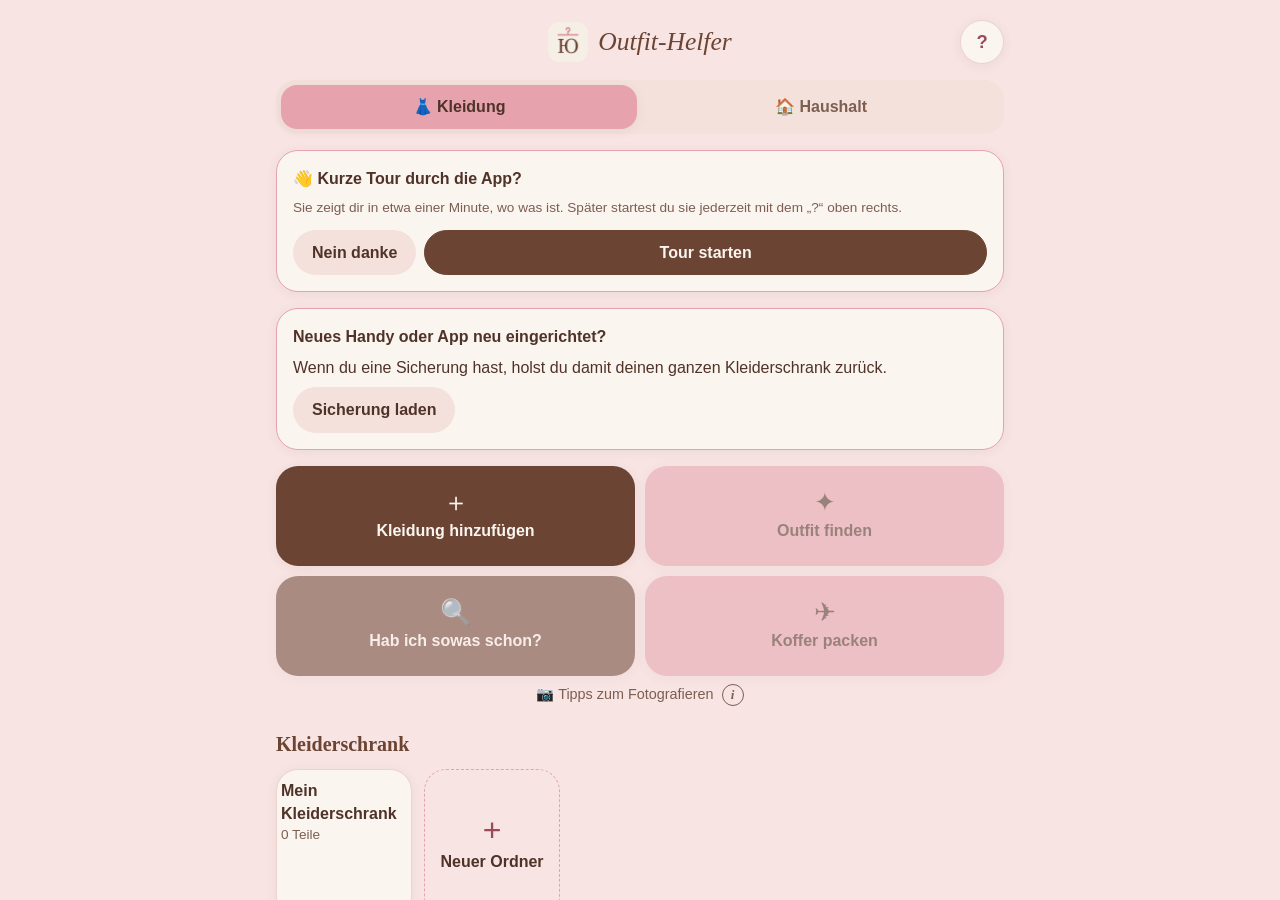
<file: index.html>
<!doctype html>
<html lang="de">
<head>
<meta charset="utf-8">
<meta name="viewport" content="width=device-width,initial-scale=1,viewport-fit=cover">
<!-- Hausregel für den Browser: Code, Modelle und Daten nur von dieser Seite selbst laden, nichts an andere Server
     schicken (connect-src 'self'), kein Code direkt in der Seite. 'wasm-unsafe-eval' braucht der KI-Rechenkern. -->
<meta http-equiv="Content-Security-Policy" content="default-src 'self'; script-src 'self' 'wasm-unsafe-eval'; style-src 'self' 'unsafe-inline'; img-src 'self' blob: data:; connect-src 'self'; worker-src 'self' blob:; object-src 'none'; base-uri 'none'; form-action 'none'">
<title>Outfit-Helfer</title>
<!-- Als App auf dem Home-Bildschirm: eigenes Fenster, eigener Speicher ohne 7-Tage-Regel. -->
<link rel="manifest" href="manifest.webmanifest">
<!-- Symbol: volles Quadrat ohne Durchsichtiges, das iPhone rundet die Ecken selbst ab -->
<link rel="apple-touch-icon" href="symbol-180.png">
<link rel="icon" type="image/png" href="symbol-192.png">
<meta name="apple-mobile-web-app-capable" content="yes">
<meta name="mobile-web-app-capable" content="yes">
<meta name="apple-mobile-web-app-title" content="Outfit-Helfer">
<meta name="theme-color" content="#f7e4e3" media="(prefers-color-scheme: light)">
<meta name="theme-color" content="#1c1514" media="(prefers-color-scheme: dark)">
<!-- ?v= bei jeder neuen Version mit hochzählen, sonst nimmt der Browser alte Dateien aus seinem Zwischenspeicher -->
<link rel="stylesheet" href="app.css?v=43">
</head>
<body>
<!-- Eigener Scroll-Bereich: Inhalt läuft auf dem iPhone sonst beim Scrollen unter Uhrzeit und Akku (siehe app.css) -->
<div id="rahmen">
<!-- Zurück-Leiste (seit 0.26): gleitet beim Hochwischen von oben herein, sobald der Kopf mit „‹ Zurück“ nicht mehr zu sehen ist (schrank.js) -->
<div class="schwebe" id="schwebe"><div class="schwebe-leiste">
  <button type="button" class="zurueck" id="schwebeZurueck">‹ Zurück</button>
  <button type="button" class="kopf-knopf" id="schwebeHoch">↑ Nach oben</button>
</div></div>
<main>
  <!-- Startseite. Ordner, Teil und Papierkorb zeichnet schrank.js in #ansicht.
       Reihenfolge (04.11.2026): Kopf, Hinweise nur bei Bedarf, zwei Hauptknöpfe, beim Hinzufügen die Karten, Kleiderschrank,
       Mein Stil · Sicherung · Papierkorb klein darunter, Version ganz unten. -->
  <div id="ansichtStart">
  <header class="kopfbereich"><img class="logo" src="symbol-180.png" alt=""><h1>Outfit-Helfer</h1>
    <!-- Seit 0.36: Rundtour über die Startseite (tour.js) -->
    <button type="button" class="tour-knopf" id="tourKnopf" aria-label="Kurze Tour durch die App">?</button></header>
  <div class="warnzeile" id="warnzeile" hidden>
    ⚠️ Du nutzt die App im Browser. Hier kann dein Kleiderschrank nach 7 Tagen ohne Nutzung verschwinden.
    <button type="button" class="link" id="warnMehr">Wie geht es sicherer?</button>
  </div>

  <div class="panel hinweis" id="homeHinweis" hidden>
    <strong>Bitte zuerst auf den Home-Bildschirm legen</strong>
    <p>Im Browser darf das Handy deine gespeicherten Teile löschen, wenn du die Seite 7 Tage lang nicht öffnest. Als App auf dem Home-Bildschirm passiert das nicht.</p>
    <ol id="schritteIos" hidden>
      <li>Tippe auf das Teilen-Symbol (Quadrat mit Pfeil nach oben). Je nach Ansicht ist es oben neben der Adresse oder unten hinter „…“.</li>
      <li>Wähle „Zum Home-Bildschirm“. Falls „Als Web-App öffnen“ erscheint: eingeschaltet lassen.</li>
      <li>Tippe auf „Hinzufügen“ und öffne die App ab jetzt nur noch über das neue Symbol.</li>
    </ol>
    <ol id="schritteAndere" hidden>
      <li>Öffne das Menü des Browsers (meist ⋮ oben rechts).</li>
      <li>Wähle „Zum Startbildschirm hinzufügen“ oder „App installieren“.</li>
      <li>Öffne die App ab jetzt nur noch über das neue Symbol.</li>
    </ol>
    <p><strong>Wichtig:</strong> Die App auf dem Home-Bildschirm hat ihren eigenen Speicher. Was du hier im Browser speicherst, siehst du dort nicht. Wenn du dort zum ersten Mal Kleidung hinzufügst, lädt die KI einmal (ca. 100 MB, am besten im WLAN).</p>
    <button type="button" class="btn" id="imBrowser">Trotzdem hier im Browser benutzen</button>
  </div>

  <!-- Seit 0.35 (Wunsch 23.11.2026): oben umschalten zwischen Kleidung und Haushalt (die App merkt sich den letzten Bereich).
       Darunter der gewählte Bereich, ganz unten die Kacheln für beides (Sicherung, Verkäufe, Verliehen). schrank.js -->
  <div class="bereich-wahl" role="group" aria-label="Bereich">
    <button type="button" id="bereichKleidung">👗 Kleidung</button>
    <button type="button" id="bereichHaushalt">🏠 Haushalt</button>
  </div>
  <!-- Beim allerersten Öffnen einmal: „Kurze Tour durch die App?“ (tour.js) -->
  <div class="panel hinweis" id="tourAngebot" hidden></div>

  <!-- Sicherung fällig oder leerer Kleiderschrank („Sicherung laden?“), sonst leer (schrank.js) -->
  <div id="startHinweis"></div>

  <div id="startKleidung">
  <!-- Erscheint seit 0.27 erst, wenn die KI gebraucht wird (Fotos ausgewählt oder Entwürfe vom letzten Mal, app.js) -->
  <div class="panel" id="kiPanel" hidden>
    <div class="status" id="status">KI wird geladen (beim ersten Mal ca. 100 MB) …</div>
    <div class="bar"><div id="barfill"></div></div>
    <div class="hint" id="kiLaden">Bitte die App geöffnet lassen und den Bildschirm nicht sperren, bis die KI fertig ist. Beim ersten Mal lädt sie ca. 100 MB, am besten im WLAN.</div>
    <div class="hint" id="kiHilfe" hidden>Meist wurde der Download unterbrochen (App kurz verlassen, Bildschirm gesperrt oder WLAN weg). Schon Geladenes bleibt gespeichert. Tippe auf „Nochmal versuchen“ und lass die App offen, bis die KI fertig ist.</div>
    <div class="actions"><button type="button" class="btn" id="kiRetry" hidden>Nochmal versuchen</button></div>
  </div>

  <div class="haupt-knoepfe">
    <label class="haupt upload" id="uploadLabel"><span class="sym" aria-hidden="true">＋</span>Kleidung hinzufügen
      <input type="file" id="files" accept="image/*" multiple>
    </label>
    <button type="button" class="haupt outfit" id="outfitKnopf"><span class="sym" aria-hidden="true">✦</span>Outfit finden</button>
    <!-- Zweite Reihe: „Hab ich sowas schon?“ (seit 0.33, schonda.js; seit 0.35 hier statt als breiter Knopf darunter) und „Koffer packen“ (seit 0.28) -->
    <button type="button" class="haupt upload" id="schonKnopf"><span class="sym" aria-hidden="true">🔍</span>Hab ich sowas schon?</button>
    <button type="button" class="haupt outfit" id="kofferKnopf"><span class="sym" aria-hidden="true">✈&#xFE0E;</span>Koffer packen</button>
  </div>
  <div class="mit-info foto-tipp">
    <div class="info-zeile"><p>📷 Tipps zum Fotografieren</p><button type="button" class="info-knopf" data-info="fotoTipp" aria-label="Tipps zum Fotografieren">i</button></div>
    <div class="info-box" id="fotoTipp" hidden>
      <p>Ein Teil pro Foto, glatt hingelegt oder auf dem Bügel.</p>
      <p>Am besten auf einem Untergrund, der sich vom Teil abhebt (weiße Teile nicht auf hellem Boden).</p>
      <p>Liegt ein Teil auf dem Foto verkehrt herum oder quer, dreh das Foto vorher in der Fotos-App (Bearbeiten → Zuschneiden → Drehen). Die App dreht nicht von selbst.</p>
      <p>Die Fotos bleiben auf diesem Gerät.</p>
    </div>
  </div>

  <!-- Bleibt beim Scrollen durch die Karten oben stehen (app.css), darum nur Text und Balken -->
  <div class="panel" id="fortschritt" hidden>
    <div class="status" id="fortschrittText"></div>
    <div class="bar"><div id="fortschrittBar"></div></div>
  </div>
  <div class="hint" id="fortschrittHinweis" hidden>Bitte jede Karte kurz prüfen: Stimmen Art, Farbe und Material? Unter der letzten Karte kannst du alle zusammen speichern. Nicht Gespeichertes bleibt erhalten, auch wenn die App zwischendurch zugeht.</div>

  <section id="pruefen"></section>
  <!-- Wartende Fotos in EINEM Kästchen statt einer Karte pro Foto (bei 50 Fotos war das eine endlose Liste, iPhone-Test 0.15).
       Eine Karte erscheint erst, wenn das Foto erkannt ist und geprüft werden kann. -->
  <div class="warte-box" id="warteBox" hidden>
    <div class="warte-kopf"><span id="warteText">⏳ Wartet auf Erkennung</span><span class="warte-zahl" id="warteZahl"></span></div>
    <div class="bar"><div id="warteBar"></div></div>
  </div>

  <!-- Bewusst unter den Karten und nicht hervorgehoben: Man soll erst an allen Karten vorbei, bevor man alle auf einmal speichert -->
  <div class="panel" id="alleBox" hidden>
    <div class="hint">Alles durchgesehen? Speichert jede Karte so, wie sie gerade angetippt ist. Ändern geht auch später noch.</div>
    <div class="hint" id="alleDoppelt" hidden></div>
    <div class="actions"><button type="button" class="btn" id="alleSpeichern">Alle speichern</button></div>
  </div>

  <h2>Kleiderschrank</h2>
  <div class="kacheln" id="kacheln"></div>
  <div id="ordnerEditor" hidden></div>
  <!-- Mein Stil · Papierkorb als kleine Kacheln mit ihrem Stand (schrank.js) -->
  <div class="neben" id="nebenKacheln"></div>
  <div id="nummernKarte"></div>
  </div>

  <!-- Sachen im Haushalt (seit 0.35 direkt auf der Startseite, haushalt.js) -->
  <div id="startHaushalt" hidden></div>

  <!-- Für Kleidung und Haushalt: Sicherung, Verkäufe, Verliehen (die letzten zwei nur, wenn es etwas gibt) -->
  <p class="gemeinsam-titel">Für Kleidung und Haushalt</p>
  <div class="neben gemeinsam" id="gemeinsamKacheln"></div>
  <div class="version" id="version">Version 0.38 (kein Sprung beim Verkaufen und Verleihen) · 23.11.2026</div>
  </div>

  <section id="ansicht" hidden></section>
</main>
</div>
<div class="toast" id="toast" hidden></div>
<script type="module" src="app.js?v=59"></script>
</body>
</html>
</file>
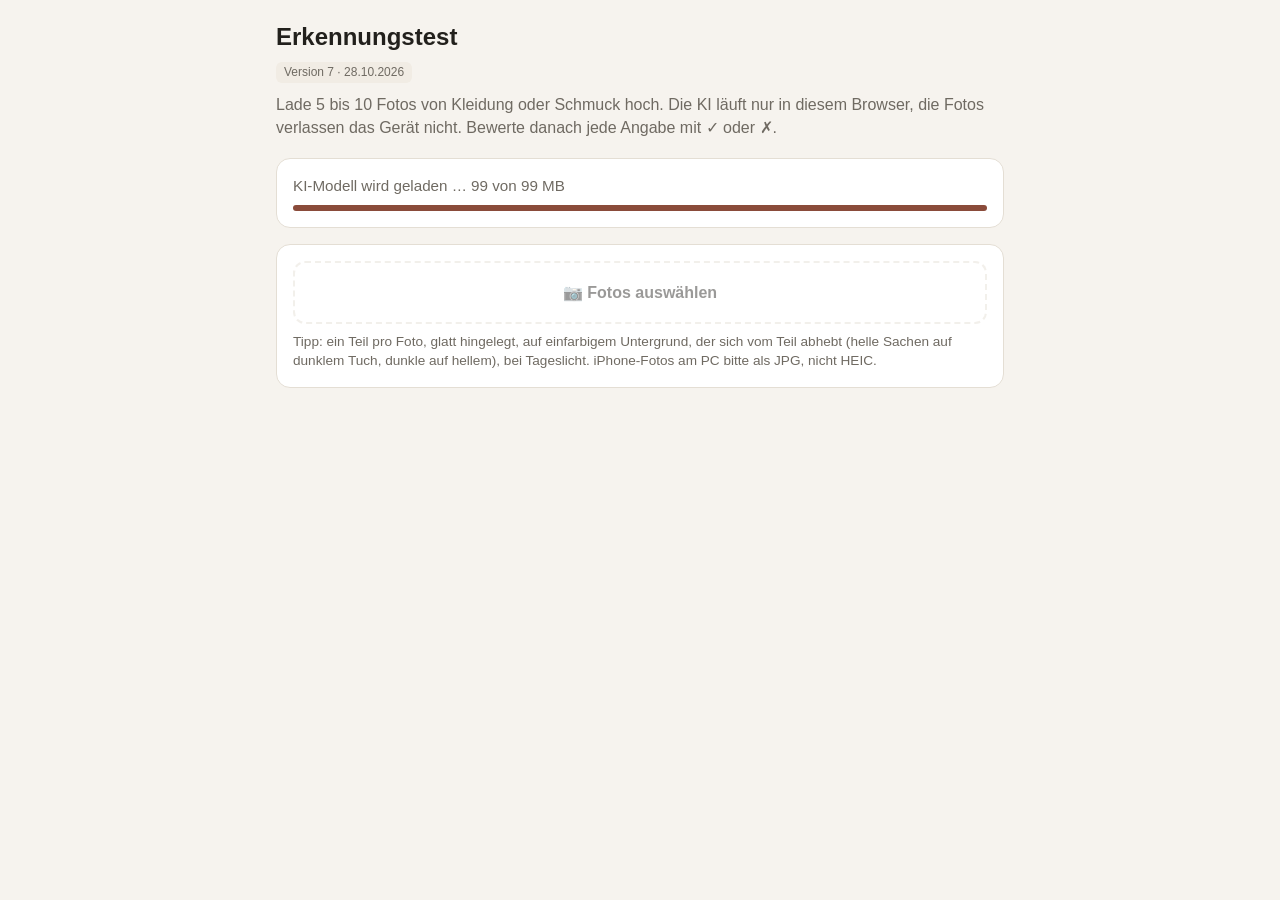
<file: erkennungstest.html>
<!doctype html>
<html lang="de">
<head>
<meta charset="utf-8">
<meta name="viewport" content="width=device-width,initial-scale=1,viewport-fit=cover">
<!-- Hausregel für den Browser: Code, Modelle und Daten nur von dieser Seite selbst laden, nichts an andere Server
     schicken (connect-src 'self'), kein Code direkt in der Seite. 'wasm-unsafe-eval' braucht der KI-Rechenkern. -->
<meta http-equiv="Content-Security-Policy" content="default-src 'self'; script-src 'self' 'wasm-unsafe-eval'; style-src 'self' 'unsafe-inline'; img-src 'self' blob: data:; connect-src 'self'; worker-src 'self' blob:; object-src 'none'; base-uri 'none'; form-action 'none'">
<title>Erkennungstest Kleiderschrank</title>
<style>
:root{
  --bg:#f6f3ee; --card:#ffffff; --ink:#22201c; --muted:#6f6a62; --line:#e4ded4;
  --accent:#8a4b3a; --ok:#2f7d4f; --bad:#b23a3a; --chip:#f1ece4;
}
@media (prefers-color-scheme: dark){
  :root:not([data-theme="light"]){
    --bg:#1a1917; --card:#24221f; --ink:#f0ece6; --muted:#a59f95; --line:#38352f;
    --accent:#d99a84; --ok:#6cc08f; --bad:#e07a7a; --chip:#2f2c28;
  }
}
*{box-sizing:border-box}
body{margin:0;background:var(--bg);color:var(--ink);font:16px/1.45 -apple-system,BlinkMacSystemFont,"Segoe UI",Roboto,sans-serif}
main{max-width:760px;margin:0 auto;padding:20px 16px 60px}
h1{font-size:1.5rem;margin:0 0 4px}
.version{display:inline-block;font-size:.75rem;color:var(--muted);background:var(--chip);border-radius:6px;padding:2px 8px;margin-bottom:10px}
p.lead{color:var(--muted);margin:0 0 18px}
.panel{background:var(--card);border:1px solid var(--line);border-radius:14px;padding:16px;margin-bottom:16px}
.status{font-size:.95rem;color:var(--muted)}
.bar{height:6px;background:var(--chip);border-radius:3px;overflow:hidden;margin-top:8px}
.bar>div{height:100%;width:0;background:var(--accent);transition:width .2s}
label.upload{display:block;text-align:center;padding:18px;border:2px dashed var(--line);border-radius:12px;cursor:pointer;font-weight:600}
label.upload.disabled{opacity:.45;pointer-events:none}
label.upload input{display:none}
.hint{font-size:.85rem;color:var(--muted);margin-top:8px}
.item{display:grid;grid-template-columns:110px 1fr;gap:14px;background:var(--card);border:1px solid var(--line);border-radius:14px;padding:12px;margin-bottom:12px}
.item img{width:110px;height:110px;object-fit:cover;border-radius:10px;background:var(--chip)}
.row{display:flex;align-items:flex-start;justify-content:space-between;gap:8px;padding:6px 0;border-top:1px solid var(--line)}
.row:first-child{border-top:0;padding-top:0}
.row .k{font-size:.75rem;text-transform:uppercase;letter-spacing:.04em;color:var(--muted)}
.row .v{font-weight:600}
.row .alt{font-size:.82rem;color:var(--muted)}
.sw{display:inline-block;width:14px;height:14px;border-radius:50%;border:1px solid var(--line);vertical-align:-2px;margin-right:4px}
.judge{display:flex;gap:4px;flex-shrink:0}
.judge button{border:1px solid var(--line);background:var(--chip);color:var(--ink);border-radius:8px;width:34px;height:30px;font-size:15px;cursor:pointer}
.judge button.on-ok{background:var(--ok);border-color:var(--ok);color:#fff}
.judge button.on-bad{background:var(--bad);border-color:var(--bad);color:#fff}
.time{font-size:.78rem;color:var(--muted);margin-top:4px}
table{width:100%;border-collapse:collapse;font-size:.95rem}
td{padding:6px 0;border-top:1px solid var(--line)}
td:last-child{text-align:right;font-weight:600}
@media (max-width:420px){.item{grid-template-columns:80px 1fr}.item img{width:80px;height:80px}}
</style>
</head>
<body>
<main>
  <h1>Erkennungstest</h1>
  <div class="version">Version 7 · 28.10.2026</div>
  <p class="lead">Lade 5 bis 10 Fotos von Kleidung oder Schmuck hoch. Die KI läuft nur in diesem Browser, die Fotos verlassen das Gerät nicht. Bewerte danach jede Angabe mit ✓ oder ✗.</p>

  <div class="panel">
    <div class="status" id="status">KI-Modell wird geladen (einmalig ca. 100 MB) …</div>
    <div class="bar"><div id="barfill"></div></div>
  </div>

  <div class="panel">
    <label class="upload disabled" id="uploadLabel">📷 Fotos auswählen
      <input type="file" id="files" accept="image/*" multiple>
    </label>
    <div class="hint">Tipp: ein Teil pro Foto, glatt hingelegt, auf einfarbigem Untergrund, der sich vom Teil abhebt (helle Sachen auf dunklem Tuch, dunkle auf hellem), bei Tageslicht. iPhone-Fotos am PC bitte als JPG, nicht HEIC.</div>
  </div>

  <div id="results"></div>

  <div class="panel" id="summary" hidden>
    <strong>Auswertung</strong>
    <table id="sumtable"></table>
  </div>
</main>

<!-- ?v= bei jeder neuen Version mit hochzählen, sonst nimmt der Browser die alte Datei aus seinem Zwischenspeicher -->
<script type="module" src="erkennungstest.js?v=7"></script>
</body>
</html>
</file>
<file: app.css>
/* Design „Rosé und verspielt“ (Entwurf C, gewählt am 04.11.2026), passend zum Symbol: zartrosa Grund, Karten in Creme,
   Braun für Schrift und Hauptknopf, Rosé als Akzent, runde Knöpfe, weiche Ecken. Farben nur hier oben als Variablen.
   Lesbarkeit geprüft: Auf Rosé steht braune Schrift (weiße wäre zu blass), Links in Rosé sind dunkler als die Rosé-Flächen. */
:root{
  --bg:#f7e4e3; --card:#fbf5f0; --ink:#4f3328; --muted:#7d5e51; --line:#ecd3cd; --chip:#f4e1dc;
  --accent:#e6a3ad; --accent-ink:#4f3328;   /* Rosé: ausgewählte Knöpfe, Plaketten, Balken, „Outfit finden“ */
  --link:#9e4957;                           /* Rosé als Schrift (Zurück, Links); seit 0.21 etwas dunkler, auch auf Chip-Grund gut lesbar */
  --haupt:#6b4433; --haupt-ink:#fbf5f0;     /* Braun: Hauptknöpfe wie „Kleidung hinzufügen“ und „Speichern“ */
  --schatten:0 2px 12px rgba(107,68,51,.07);
  --radius:22px; --gap:12px;
  --titel:Georgia,"Times New Roman",serif;
  --font:16px/1.45 -apple-system,BlinkMacSystemFont,"Segoe UI",Roboto,sans-serif;
}
@media (prefers-color-scheme: dark){
  :root:not([data-theme="light"]){
    --bg:#1c1514; --card:#281f1d; --ink:#f4e7e2; --muted:#c0a89f; --line:#3e302c; --chip:#382b28;
    --accent:#e6a3ad; --accent-ink:#2a1717; --link:#eeb0b9;
    --haupt:#e0c2b0; --haupt-ink:#2a1a15;
    --schatten:none;
  }
}
*{box-sizing:border-box}
/* „hidden“ muss immer gewinnen, auch gegen display:flex/block weiter unten (sonst bleiben z. B. Knopf-Reihen sichtbar) */
[hidden]{display:none !important}
/* Schnelles Antippen zweier Knöpfe soll nicht zoomen (Doppeltipp-Zoom aus); Zoomen mit zwei Fingern bleibt erlaubt */
html,button,select,summary,label,input,textarea,a{touch-action:manipulation}
body{margin:0;background:var(--bg);color:var(--ink);font:var(--font)}
/* Uhrzeit und Akku: Die Seite selbst scrollt nicht, nur #rahmen darin. In der Home-Bildschirm-App (iPhone, 03.11.2026) beginnt
   die Seite unter der Uhrzeit, lief beim Scrollen aber darunter durch, und dort zeichnet das iPhone nichts darüber (ein fester
   Streifen blieb unsichtbar). Ein eigener Scroll-Bereich schneidet den Inhalt an seinem oberen Rand ab, also unter der Uhrzeit.
   Meldet ein Gerät die Höhe der Statusleiste (env), beginnt der Inhalt darunter und ein Streifen deckt sie ab. */
html,body{height:100%;overflow:hidden}
/* overflow-x: hidden seit 0.30 (iPhone-Test 18.11.2026): Ein zu langer Text, der nicht umbricht, machte die Seite breiter, und sie
   ließ sich zur Seite wischen. Die Ursache ist behoben (Koffer: „Deine Reise“), das hier fängt künftige Fälle ab. */
#rahmen{height:100%;overflow-y:auto;overflow-x:hidden;overscroll-behavior-y:contain;-webkit-overflow-scrolling:touch}
body.ohne-scroll #rahmen{overflow:hidden}
main{max-width:760px;margin:0 auto;padding:max(20px,calc(env(safe-area-inset-top) + 12px)) 16px 80px}
body::before{content:"";position:fixed;left:0;right:0;top:0;height:env(safe-area-inset-top);background:var(--bg);z-index:45;pointer-events:none}
h1{font:italic 400 1.6rem/1.2 var(--titel);color:var(--haupt);margin:0}
h2{font-family:var(--titel);font-size:1.25rem;color:var(--haupt);margin:24px 0 10px}
.panel{background:var(--card);border:1px solid var(--line);border-radius:var(--radius);padding:16px;margin-bottom:16px;box-shadow:var(--schatten)}
/* Abstand zwischen einer Knopf-Reihe und der Karte darunter (z. B. „Was passt dazu?“ über den Angaben, seit 0.21) */
.actions + .panel{margin-top:16px}
.status{font-size:.95rem;color:var(--muted)}
.bar{height:8px;background:var(--chip);border-radius:4px;overflow:hidden;margin-top:8px}
.bar>div{height:100%;width:0;background:var(--accent);border-radius:4px;transition:width .2s}

/* Startseite: Kopf mit Symbol, zwei gleich große Hauptknöpfe, darunter der Kleiderschrank, ganz unten Mein Stil · Sicherung · Papierkorb */
.kopfbereich{display:flex;align-items:center;justify-content:center;gap:10px;margin:2px 0 18px}
.kopfbereich .logo{width:40px;height:40px;border-radius:11px;display:block}
/* Seit 0.35: Umschalter „Kleidung · Haushalt“ unter dem Kopf (wie ein iOS-Umschalter), gewählter Bereich in Rosé */
.bereich-wahl{position:relative;display:grid;grid-template-columns:1fr 1fr;gap:6px;background:var(--chip);border-radius:20px;padding:5px;margin:0 0 16px}
.bereich-wahl button{position:relative;z-index:1;min-height:44px;padding:8px 6px;border:0;border-radius:16px;background:none;color:var(--muted);font:inherit;font-weight:600;cursor:pointer;transition:color .3s}
.bereich-wahl button[aria-pressed="true"]{color:var(--accent-ink)}
/* Seit 0.36.1 (Wunsch 23.11.2026: „springt einfach“): Der rosa Hintergrund gleitet zur gewählten Seite (Breite = eine Spalte, Weg = Spalte + Abstand) */
.bereich-wahl::before{content:"";position:absolute;top:5px;bottom:5px;left:5px;width:calc(50% - 8px);border-radius:16px;background:var(--accent);box-shadow:var(--schatten);
  transition:transform .38s cubic-bezier(.3,.75,.25,1)}
.bereich-wahl[data-bereich="haushalt"]::before{transform:translateX(calc(100% + 6px))}
.bereich-wahl.still::before{transition:none}
/* Der neue Bereich blendet kurz sanft ein */
@keyframes bereich-ein{from{opacity:0;transform:translateY(8px)}to{opacity:1;transform:none}}
.bereich-ein{animation:bereich-ein .32s ease-out}
/* Seit 0.37 (Wunsch 23.11.2026 „Haptik schöner“, bewegung.js):
   1. Drück-Effekt: beim Antippen kurz etwas kleiner */
.btn,.chip,.haupt,.kachel,.teil,.neben button,.verkauf-zeile,.tour-knopf{transition:transform .12s ease}
.btn:active:not(:disabled),.chip:active,.haupt:active,.kachel:active,.teil:active,.neben button:active,.verkauf-zeile:active,.bereich-wahl button:active{transform:scale(.96)}
.bereich-wahl button{transition:color .3s,transform .12s ease}
.tour-knopf:active{transform:translateY(-50%) scale(.92)}
/* 2. Andere Umschalter („♻️ Aussortiert“, Haushalt): eine Spur mit rosa Hintergrund, der zur gewählten Seite gleitet (--n Knöpfe, --i gewählt) */
.chips.umschalter.gleitend{position:relative;gap:4px;background:var(--chip);border-radius:22px;padding:4px}
.umschalter.gleitend .chip{position:relative;z-index:1;background:transparent;border-color:transparent;transition:color .3s,transform .12s ease}
.umschalter.gleitend .chip[aria-pressed="true"]{background:transparent;border-color:transparent;color:var(--accent-ink)}
.umschalter .gleiter{position:absolute;top:4px;bottom:4px;left:4px;width:calc((100% - 8px - (var(--n) - 1) * 4px) / var(--n));border-radius:18px;
  background:var(--accent);box-shadow:var(--schatten);transform:translateX(calc(var(--i) * (100% + 4px)));transition:transform .38s cubic-bezier(.3,.75,.25,1)}
/* 3. Meldungen unten gleiten herein */
@keyframes toast-ein{from{opacity:0;transform:translate(-50%,16px)}to{opacity:1;transform:translate(-50%,0)}}
.toast:not([hidden]){animation:toast-ein .26s ease-out}
/* 4. Klappen: der Inhalt blendet beim Aufklappen weich ein */
@keyframes klappe-auf{from{opacity:0;transform:translateY(-6px)}to{opacity:1;transform:none}}
details.klappt-auf > :not(summary){animation:klappe-auf .28s ease-out}
/* 5. Pop: angetippter Auswahl-Knopf und abgehaktes Teil im Koffer ploppen kurz auf */
@keyframes pop{0%{transform:scale(1)}40%{transform:scale(1.07)}100%{transform:scale(1)}}
.pop{animation:pop .26s ease-out}
/* 6. Ruhig neu zeichnen (seit 0.38): der angetippte Bereich (Verkaufen, Verleihen) leuchtet danach kurz rosé auf (bewegung.js) */
.verkauf-box{border-radius:12px}
.leuchtet{position:relative}
.leuchtet::after{content:"";position:absolute;inset:0;border-radius:inherit;background:var(--accent);box-shadow:0 0 0 2px var(--accent);
  pointer-events:none;opacity:0;animation:leuchten 1.2s ease-out}
.verkauf-box.leuchtet::after{inset:0 -8px}
@keyframes leuchten{0%{opacity:.3}35%{opacity:.22}100%{opacity:0}}
@media (prefers-reduced-motion:reduce){.bereich-wahl::before{transition:none}.bereich-ein{animation:none}
  .umschalter .gleiter{transition:none}.toast:not([hidden]),details.klappt-auf > :not(summary),.pop,.leuchtet::after{animation:none}
  .btn:active,.chip:active,.haupt:active,.kachel:active,.teil:active,.neben button:active,.verkauf-zeile:active,.bereich-wahl button:active{transform:none}}
/* Rundtour (seit 0.36): „?“ oben rechts im Kopf, abgedunkelte Seite mit hellem Ausschnitt um den erklärten Knopf, Sprechblase */
.kopfbereich{position:relative}
.tour-knopf{position:absolute;right:0;top:50%;transform:translateY(-50%);width:44px;height:44px;border-radius:50%;border:1.5px solid var(--line);
  background:var(--card);color:var(--link);font:inherit;font-weight:700;font-size:1.15rem;cursor:pointer;box-shadow:var(--schatten)}
.tour{position:fixed;inset:0;z-index:65}
.tour.ohne-ziel{background:rgba(0,0,0,.62)}
.tour-loch{position:fixed;border-radius:22px;box-shadow:0 0 0 200vmax rgba(0,0,0,.62);outline:2px solid var(--accent);pointer-events:none;transition:top .25s,left .25s,width .25s,height .25s}
.tour-blase{position:fixed;left:12px;right:12px;max-width:440px;margin:0 auto;background:var(--card);color:var(--ink);border:1px solid var(--line);border-radius:20px;
  padding:14px 16px 12px;box-shadow:0 8px 28px rgba(0,0,0,.3)}
.tour-kopf{display:flex;align-items:flex-start;gap:8px}
.tour-blase h3{margin:0 0 6px;font-size:1.05rem;flex:1}
.tour-blase p{margin:0;font-size:.95rem;line-height:1.45}
.tour-beenden{background:none;border:0;color:var(--muted);font:inherit;font-size:.85rem;padding:2px 0 8px 8px;min-height:32px;cursor:pointer}
.tour-fuss{display:flex;align-items:center;gap:8px;margin-top:12px}
.tour-fuss .btn{width:auto;flex:0 0 auto;padding-left:18px;padding-right:18px}
.tour-zahl{font-size:.8rem;color:var(--muted);margin-right:auto}
.gemeinsam-titel{margin:26px 0 0;font-size:.82rem;color:var(--muted);text-align:center}
.neben.gemeinsam{margin-top:8px}
/* Seit 0.28 zwei Reihen, alle vier Knöpfe gleich hoch (der Platzhalter hat eine Zeile mehr) */
.haupt-knoepfe{display:grid;grid-template-columns:1fr 1fr;grid-auto-rows:1fr;gap:10px}
.haupt{display:flex;flex-direction:column;align-items:center;justify-content:center;gap:6px;min-height:100px;padding:14px 10px;border:0;border-radius:var(--radius);
  font:inherit;font-weight:700;line-height:1.25;text-align:center;cursor:pointer;box-shadow:var(--schatten)}
.haupt .sym{font-size:1.6rem;line-height:1;font-weight:400}
.haupt.upload{background:var(--haupt);color:var(--haupt-ink)}
.haupt.outfit{background:var(--accent);color:var(--accent-ink)}
.haupt.leer{opacity:.55}
/* Platzhalter für eine spätere Idee (seit 0.28): gestrichelt wie „Neuer Ordner“, damit er nicht wie ein fertiger Knopf aussieht */
/* „💶 Verkäufe“ (seit 0.32): zwei große Zahlen, Tabellen nach Plattform und Monat, Liste der verkauften Sachen */
.zahlen-reihe{display:grid;grid-template-columns:1fr 1fr;gap:10px;margin-bottom:6px}
.zahl-kachel{display:flex;flex-direction:column;align-items:center;gap:2px;background:var(--chip);border-radius:16px;padding:12px 6px;font-size:.88rem;color:var(--muted);text-align:center}
.gross-zahl{font-size:1.5rem;font-weight:700;color:var(--ink);font-variant-numeric:tabular-nums}
.verkauf-tabelle{margin-top:6px}
.verkauf-reihe{display:grid;grid-template-columns:minmax(0,1.2fr) minmax(0,1fr) auto;gap:10px;align-items:center;padding:8px 0;border-top:1px solid var(--line);font-size:.95rem}
.verkauf-reihe > span:last-child{text-align:right;font-variant-numeric:tabular-nums;font-weight:600}
.balken-platz{display:flex;align-items:center;gap:6px;min-width:0}
.verkauf-balken{display:block;height:10px;border-radius:6px;background:var(--accent);min-width:6px}
.verkauf-zeile{display:flex;align-items:center;gap:12px;width:100%;text-align:left;background:none;border:0;border-top:1px solid var(--line);padding:10px 0;font:inherit;color:inherit;cursor:pointer}
.verkauf-zeile img{width:52px;height:52px;object-fit:cover;border-radius:12px;background:var(--chip);flex-shrink:0}
.verkauf-zeile .name{display:block;font-weight:600;overflow-wrap:anywhere}
.verkauf-zeile .unter{display:block;font-size:.82rem;color:var(--muted)}
/* „🔍 Hab ich sowas schon?“ (seit 0.33; Knopf seit 0.35 im Raster der großen Knöpfe): Ergebnis mit eigenem Foto und großem Ja/Nein */
.schonda-kopf{display:flex;gap:14px;align-items:center;margin-bottom:6px}
.schonda-foto{width:96px;height:96px;object-fit:cover;border-radius:16px;background:var(--chip);flex-shrink:0;cursor:zoom-in}
.schonda-antwort{font-size:1.6rem;font-weight:700}
.schonda-antwort.ja{color:var(--link)}
/* Wunschliste (seit 0.32): „Hast du schon:“ mit kleinen Fotos */
.wunsch-treffer{display:flex;flex-wrap:wrap;align-items:center;gap:6px;margin:4px 0 10px}
.wunsch-treffer .chip{display:inline-flex;align-items:center;gap:6px;padding:4px 10px 4px 4px}
.wunsch-treffer .chip img{width:28px;height:28px;border-radius:50%;object-fit:cover;flex-shrink:0}
.wunsch-zeile.erledigt .extra-zeile label span{color:var(--muted);text-decoration:line-through}
/* Eingabe + „Hinzufügen“ in einer Zeile: der Knopf nur so breit wie sein Text, das Feld bekommt den Rest */
.extra-neu > .btn{flex:0 0 auto;width:auto;padding-left:16px;padding-right:16px}
/* Vier kleine Kacheln auf der Startseite (mit „💶 Verkäufe“): 2 × 2 statt 3 + 1 */
.neben.vier{grid-template-columns:repeat(2,minmax(0,1fr))}
/* Verkaufen (seit 0.32): „Andere Plattform?“ als schlichter Link zum Aufklappen */
.plattform-anders{margin-top:10px}
.plattform-anders summary{color:var(--link);font-size:.92rem;cursor:pointer;padding:6px 0}
.plattform-anders .chips{margin-top:6px}
label.upload input{display:none}
.foto-tipp{margin:10px 0 18px}
.foto-tipp .info-zeile{justify-content:center}
.foto-tipp .info-zeile > p{font-size:.9rem;color:var(--muted)}
.neben{display:grid;grid-template-columns:repeat(3,minmax(0,1fr));gap:8px;margin-top:18px}
.neben button{display:flex;flex-direction:column;align-items:center;justify-content:center;gap:2px;min-height:68px;padding:10px 6px;font:inherit;color:inherit;cursor:pointer;
  background:var(--card);border:1px solid var(--line);border-radius:18px;box-shadow:var(--schatten);text-align:center}
.neben .name{font-weight:600;font-size:.9rem}
.neben .stand{font-size:.78rem;color:var(--muted)}
.neben button.faellig{border:1.5px solid var(--link)}
.neben button.faellig .stand{color:var(--link);font-weight:600}
.version{text-align:center;font-size:.75rem;color:var(--muted);margin:22px 0 0}
.hint{font-size:.85rem;color:var(--muted);margin-top:8px}
/* ⓘ: kleiner runder Knopf hinter einer Überschrift, Hinweis klappt darunter auf. Die Tippfläche ist größer als der Kreis. */
.info-zeile{display:flex;align-items:center;gap:8px}
/* Beim Zentrieren zählen Außenabstände mit: Überschrift und Satz ohne eigene Abstände, die stehen am Rahmen drumherum */
.info-zeile > h2,.info-zeile > p{margin:0}
.mit-info:has(> .info-zeile > h2){margin:24px 0 10px}
.mit-info:has(> .info-zeile > p){margin-top:8px}
.info-knopf{position:relative;flex:0 0 auto;width:22px;height:22px;padding:0;border-radius:50%;border:1.5px solid var(--muted);background:transparent;
  color:var(--muted);font:italic 700 13px/1 Georgia,"Times New Roman",serif;text-transform:none;letter-spacing:0;cursor:pointer;
  display:inline-flex;align-items:center;justify-content:center}
.info-knopf::after{content:"";position:absolute;inset:-11px}
.info-knopf[aria-expanded="true"]{background:var(--accent);border-color:var(--accent);color:var(--accent-ink)}
.info-box{background:var(--chip);border-radius:14px;padding:10px 12px;margin:6px 0 10px;font-size:.88rem;color:var(--ink);text-transform:none;letter-spacing:0}
.info-box p{margin:0 0 6px}
.info-box p:last-child{margin-bottom:0}
.info-box ul{margin:4px 0 6px;padding-left:20px}

/* Hinweis Home-Bildschirm */
.hinweis{border-color:var(--accent)}
.hinweis p{margin:8px 0}
.hinweis ol{margin:8px 0;padding-left:22px}
.hinweis li{margin:4px 0}
.warnzeile{background:var(--chip);border:1px solid var(--line);border-radius:16px;padding:10px 12px;margin-bottom:16px;font-size:.9rem}
.link{position:relative;background:none;border:0;padding:0;color:var(--link);font:inherit;font-weight:600;text-decoration:underline;cursor:pointer}
/* Text-Knöpfe sind nur eine Zeile hoch: unsichtbar größere Tippfläche (44 px), ohne den Text zu verschieben (seit 0.25) */
.link::after{content:"";position:absolute;left:-4px;right:-4px;top:50%;height:44px;transform:translateY(-50%)}

/* Fortschritt beim Hinzufügen: bleibt beim Scrollen durch die Karten oben (unter der Uhrzeit) stehen */
#fortschritt{position:sticky;top:calc(env(safe-area-inset-top) + 8px);z-index:40;padding:10px 14px;box-shadow:0 4px 14px rgba(0,0,0,.12)}
#fortschrittHinweis{margin:-6px 0 16px}
/* Wartende Fotos: ein Kästchen mit Anzahl und Balken statt vieler leerer Karten */
.warte-box{background:var(--card);border:1px dashed var(--accent);border-radius:var(--radius);padding:12px 14px;margin-bottom:var(--gap)}
.warte-kopf{display:flex;align-items:center;justify-content:space-between;gap:10px;font-weight:600}
.warte-zahl{flex:0 0 auto;background:var(--accent);color:var(--accent-ink);border-radius:999px;padding:2px 10px;font-size:.85rem}

/* Prüfen-Karte */
.check{background:var(--card);border:1px solid var(--line);border-radius:var(--radius);padding:14px;margin-bottom:var(--gap);box-shadow:var(--schatten)}
.check .top{display:flex;gap:12px;align-items:center;margin-bottom:6px}
.check .top img{width:96px;height:96px;object-fit:cover;border-radius:16px;background:var(--chip);flex-shrink:0;display:block}
.lupe{position:relative;padding:0;border:0;background:none;cursor:zoom-in;flex-shrink:0;border-radius:16px}
.lupe span{position:absolute;right:4px;bottom:4px;background:rgba(0,0,0,.55);border-radius:6px;padding:0 4px;font-size:.85rem}
/* Foto groß: über allem, Tippen schließt */
.gross-ansicht{position:fixed;inset:0;z-index:50;background:#000;display:flex;flex-direction:column;align-items:center;justify-content:center;gap:12px;
  padding:max(12px,env(safe-area-inset-top)) 12px max(12px,env(safe-area-inset-bottom))}
.gross-ansicht img{max-width:100%;max-height:calc(100% - 70px);object-fit:contain;border-radius:8px}
body.ohne-scroll{overflow:hidden}
.gross{cursor:zoom-in}
.check .titel{font-weight:600}
.field{padding:10px 0;border-top:1px solid var(--line)}
/* Das erste Feld einer Karte braucht keine Trennlinie zur Kante der Karte (seit 0.21) */
.panel > .field:first-child{border-top:0;padding-top:0}
.field .k{font-size:.75rem;text-transform:uppercase;letter-spacing:.04em;color:var(--muted);margin-bottom:6px}
.field .note{font-size:.8rem;color:var(--muted);margin:-2px 0 6px}
/* Auswahl-Knöpfe seit 0.21 etwas größer (40 statt 36 px, mehr Abstand), damit man auf dem iPhone nicht den Nachbarn trifft */
.chips{display:flex;flex-wrap:wrap;gap:8px}
.chip{border:1px solid transparent;background:var(--chip);color:var(--ink);border-radius:999px;padding:8px 14px;font:inherit;font-size:.92rem;cursor:pointer;min-height:40px;max-width:100%;overflow-wrap:anywhere}
.chip[aria-pressed="true"]{background:var(--accent);border-color:var(--accent);color:var(--accent-ink);font-weight:600}
/* Eingabefelder mindestens 16px groß, sonst zoomt das iPhone beim Antippen in die Seite */
.chips select{border:1px dashed var(--muted);background:transparent;color:var(--muted);border-radius:999px;padding:7px 10px;font:inherit;font-size:1rem;min-height:40px;max-width:100%}
.chip.eigen{border-style:dashed}
.eigen-edit{margin-top:10px;padding:10px;border:1px dashed var(--muted);border-radius:16px}
.eigen-edit input,.eigen-edit select{width:100%;font:inherit;font-size:1rem;color:var(--ink);background:var(--bg);border:1px solid var(--line);border-radius:12px;padding:9px 10px;margin:6px 0}
.eigen-edit .gehoert{display:block;font-size:.85rem;color:var(--muted)}
.eigen-row{display:flex;align-items:center;justify-content:space-between;gap:8px;padding:6px 0;border-top:1px solid var(--line)}
.eigen-row span{overflow-wrap:anywhere}
.sw{display:inline-block;width:13px;height:13px;border-radius:50%;border:1px solid rgba(0,0,0,.25);vertical-align:-2px;margin-right:5px}
.actions{display:flex;gap:8px;margin-top:12px}
.btn{border:1px solid transparent;background:var(--chip);color:var(--ink);border-radius:999px;padding:10px 18px;font:inherit;font-weight:600;cursor:pointer;min-height:44px}
.btn.primary{background:var(--haupt);border-color:var(--haupt);color:var(--haupt-ink);flex:1}
.btn:disabled{opacity:.5}
.wait{color:var(--muted);font-size:.95rem}

/* Kleiderschrank */
/* 130 px: auch auf dem kleinsten iPhone (320 px breit) zwei Kacheln nebeneinander */
.grid{display:grid;grid-template-columns:repeat(auto-fill,minmax(130px,1fr));gap:var(--gap)}
button.teil,button.kachel{font:inherit;color:inherit;text-align:left;padding:0;cursor:pointer;width:100%}
/* Flex: Knöpfe zentrieren ihren Inhalt sonst senkrecht, das Bild rutschte bei kürzerem Text nach unten */
/* Kacheln mit eingerücktem, rund abgeschnittenem Foto */
.teil{display:flex;flex-direction:column;justify-content:flex-start;background:var(--card);border:1px solid var(--line);border-radius:var(--radius);overflow:hidden;padding:6px;box-shadow:var(--schatten)}
.teil .bild{display:block;position:relative;aspect-ratio:1;background:var(--chip);border-radius:16px;overflow:hidden}
.teil img{width:100%;height:100%;object-fit:cover;display:block}
.plakette{position:absolute;left:7px;top:7px;background:var(--accent);color:var(--accent-ink);font-weight:700;font-size:.9rem;border-radius:999px;padding:2px 9px;letter-spacing:.03em}
.teil .text{display:block;padding:7px 4px 2px;font-size:.88rem}
.teil .rest{display:block;padding:0 4px 4px;font-size:.8rem;color:var(--muted)}
/* „Teile auswählen“: angetippte Teile mit Haken */
.teil .haken{position:absolute;right:8px;top:8px;width:28px;height:28px;border-radius:50%;border:2px solid #fff;background:rgba(0,0,0,.25);color:#fff;font-weight:700;display:flex;align-items:center;justify-content:center}
.teil .nicht{position:absolute;right:8px;bottom:8px;background:rgba(0,0,0,.6);border-radius:8px;padding:1px 6px;font-size:.9rem}
/* „Mehr Angaben“ eingeklappt, damit die Karte kurz bleibt */
.mehr{border-top:1px solid var(--line);padding:10px 0 0}
.mehr summary{cursor:pointer;font-weight:600;color:var(--link);padding:11px 0;min-height:44px}
.mehr .field:first-of-type{border-top:0}
.notiz{width:100%;font:inherit;font-size:1rem;color:var(--ink);background:var(--bg);border:1px solid var(--line);border-radius:14px;padding:9px 12px;resize:vertical}
.teil.markiert{border-color:var(--accent);box-shadow:0 0 0 2px var(--accent)}
.teil.markiert .haken{background:var(--accent);border-color:var(--accent);color:var(--accent-ink)}

/* Startseite: Ordner-Kacheln */
.kacheln{display:grid;grid-template-columns:repeat(auto-fill,minmax(130px,1fr));gap:var(--gap)}
.kachel{display:flex;flex-direction:column;background:var(--card);border:1px solid var(--line);border-radius:var(--radius);overflow:hidden;padding:6px;box-shadow:var(--schatten)}
.kachel .mosaik{display:grid;grid-template-columns:1fr 1fr;grid-template-rows:1fr 1fr;aspect-ratio:1;background:var(--chip);gap:2px;overflow:hidden;border-radius:16px}
.kachel .mosaik.eins{grid-template-columns:1fr;grid-template-rows:1fr}
.kachel .mosaik img{width:100%;height:100%;min-height:0;object-fit:cover;display:block}
.kachel .name{padding:7px 4px 0;font-weight:600;overflow-wrap:anywhere}
.kachel .anzahl{padding:0 4px 4px;font-size:.85rem;color:var(--muted)}
.kachel.neu{border:1.5px dashed var(--accent);background:transparent;box-shadow:none;justify-content:center;align-items:center;min-height:150px}
.kachel.neu .plus{font-size:2rem;line-height:1;color:var(--link)}
.kachel.neu .name{padding:4px 10px 0}
#ordnerEditor{margin-top:var(--gap)}
details.panel.mehr{padding-top:12px}

/* Ordner, Teil, Papierkorb */
.kopf{margin-bottom:12px}
.kopf-zeile{display:flex;justify-content:space-between;align-items:center;gap:12px}
.kopf-knopf{background:none;border:0;padding:8px 0;color:var(--link);font:inherit;font-weight:600;cursor:pointer;min-height:44px;min-width:44px}
/* Vorschläge der App: eingeklappt unter ChatGPT/Gemini, die Zeile zum Aufklappen sieht aus wie eine Karte */
.klappe{margin:0 0 16px}
.klappe > summary{list-style:none;display:flex;align-items:center;gap:10px;cursor:pointer;min-height:56px;padding:14px 16px;font-weight:700;
  background:var(--card);border:1px solid var(--line);border-radius:var(--radius);box-shadow:var(--schatten)}
.klappe > summary::-webkit-details-marker{display:none}
.klappe > summary::after{content:"▾";margin-left:4px;color:var(--link);font-size:1.1rem;transition:transform .2s}
.klappe[open] > summary::after{transform:rotate(180deg)}
.klappe[open] > summary{margin-bottom:6px}
.klappe-zahl{margin-left:auto;flex:0 0 auto;white-space:nowrap;background:var(--chip);color:var(--muted);border-radius:999px;padding:2px 10px;font-size:.8rem;font-weight:600}
.klappe > .hint{margin:4px 4px 12px}
.klappe > .mehr{margin-bottom:12px}

/* „Was passt dazu?“ */
.kombi-titel{font-weight:700;margin-bottom:2px}
.kombi-nummern{font-size:.9rem;color:var(--muted);margin-bottom:10px}
.kombi-teile{display:grid;grid-template-columns:repeat(3,minmax(0,1fr));gap:8px;margin-bottom:8px}
.teil.mini{padding:4px}
.teil.mini .bild{border-radius:12px}
.teil.mini .text{padding:5px 2px 2px;font-size:.75rem}
.teil.mini .plakette{left:4px;top:4px;font-size:.72rem;padding:1px 6px}
.teil.mini.klein{opacity:.92}
.tipps{margin:8px 0 0;padding-left:20px;font-size:.92rem}
.tipps li{margin:5px 0}
/* „Auswählen“: Leiste unten, bleibt beim Scrollen am unteren Rand */
.leiste{position:sticky;bottom:0;z-index:5;margin-top:var(--gap);background:var(--card);border:1px solid var(--line);border-radius:var(--radius);
  padding:10px 12px calc(10px + env(safe-area-inset-bottom));box-shadow:0 -4px 16px rgba(0,0,0,.18)}
.leiste-kopf{display:flex;justify-content:space-between;align-items:center;gap:8px;font-weight:600}
.leiste .actions{margin-top:8px}
.leiste-extra{margin-top:8px}
.kopf h2{margin:8px 0 2px;overflow-wrap:anywhere}
.zurueck{background:none;border:0;padding:8px 0;color:var(--link);font:inherit;font-weight:600;cursor:pointer;min-height:44px}
/* Zurück-Leiste (seit 0.26, Wunsch 18.11.2026): Ganz unten in einer langen Ansicht musste man bis nach oben wischen, um „‹ Zurück“
   zu erreichen (Tippen auf die Uhrzeit springt hier nicht nach oben, weil nur #rahmen scrollt). Beim Hochwischen gleitet diese
   Leiste von oben herein. Höhe 0: Sie nimmt keinen Platz weg. Sie bleibt unter der Uhrzeit (wie der Fortschritt beim Hinzufügen). */
.schwebe{position:sticky;top:0;height:0;z-index:44}
.schwebe-leiste{position:absolute;left:0;right:0;top:env(safe-area-inset-top);max-width:760px;margin:0 auto;padding:0 16px;
  display:flex;justify-content:space-between;align-items:center;gap:12px;background:var(--bg);border-bottom:1px solid var(--line);
  box-shadow:0 4px 14px rgba(0,0,0,.08);transform:translateY(calc(-100% - env(safe-area-inset-top) - 4px));visibility:hidden;
  transition:transform .2s ease,visibility 0s linear .2s}
.schwebe.zeigen .schwebe-leiste{transform:none;visibility:visible;transition:transform .2s ease,visibility 0s}
.actions.wrap{flex-wrap:wrap}
.actions.wrap .btn{flex:1 1 auto}
.filter{margin:8px 0 12px}
/* Filter in EINER Zeile zum Wischen, damit sie bei vielen Farben nicht die halbe Seite füllen */
.filter .chips{flex-wrap:nowrap;overflow-x:auto;scrollbar-width:none;margin:0 -16px;padding:0 16px 2px}
.filter .chips::-webkit-scrollbar{display:none}
.filter .chip{flex-shrink:0;white-space:nowrap;max-width:none}
.filter .field:first-child{border-top:0}
.gross{display:block;width:100%;max-height:60vh;object-fit:contain;background:var(--chip);border-radius:var(--radius);margin-bottom:var(--gap)}
.angaben{display:grid;grid-template-columns:auto 1fr;gap:6px 14px;margin:0}
.angaben dt{color:var(--muted);font-size:.85rem;padding-top:2px}
.angaben dd{margin:0;overflow-wrap:anywhere;white-space:pre-line}
/* Suche in der Ordner-Ansicht; 16px, sonst zoomt das iPhone beim Antippen */
.suche{display:block;width:100%;font:inherit;font-size:1rem;color:var(--ink);background:var(--card);border:1px solid var(--line);border-radius:999px;padding:10px 16px;margin:4px 0 8px;-webkit-appearance:none;appearance:none}
.korb-teil{display:flex;flex-direction:column;gap:6px}
.btn.klein{min-height:44px;padding:8px 10px;font-size:.9rem}
/* Sicherung: Datei-Knopf */
label.btn.datei{display:inline-flex;align-items:center;margin-top:8px}
.hint ul{margin:6px 0;padding-left:20px}
.hint li{margin:4px 0}
/* „Sicherung wird geladen“: deckt alles ab, damit währenddessen nichts gespeichert wird, was danach überschrieben wäre */
.sperre{position:fixed;inset:0;z-index:60;background:rgba(0,0,0,.6);display:flex;align-items:center;justify-content:center;padding:24px}
.sperre .panel{max-width:420px;width:100%;margin:0}
/* „Vielleicht doppelt“ in der Prüfen-Karte */
.doppelt{display:flex;gap:10px;align-items:flex-start;border:1px solid var(--link);border-radius:16px;padding:10px;margin:6px 0 10px;background:var(--chip);font-size:.92rem}
.doppelt img{width:64px;height:64px;object-fit:cover;border-radius:12px;flex-shrink:0;background:var(--card)}
.doppelt .btn{margin-top:8px}
/* ChatGPT/Gemini: eingefügte Antwort als Text mit ihren Zeilenumbrüchen */
/* Abstand unter den Knöpfen, sonst klebt die Trennlinie zum nächsten Schritt direkt darunter (iPhone, 04.11.2026) */
.chatgpt .actions{flex-wrap:wrap;margin-bottom:14px}
.chatgpt-text{white-space:pre-line;overflow-wrap:anywhere;font-size:.95rem;margin-top:8px}
/* Sammelbilder für ChatGPT als kleine Vorschau */
.sammelbilder{display:grid;grid-template-columns:repeat(auto-fill,minmax(90px,1fr));gap:8px;margin:10px 0}
.sammelbild{width:100%;height:auto;border-radius:12px;border:1px solid var(--line);background:#fff}
/* Bild-Paket: ein Outfit groß, als Vorschau */
.bildpaket-box .actions{flex-wrap:wrap}
.bildpaket{display:block;width:100%;max-width:360px;height:auto;margin:10px 0;border-radius:14px;border:1px solid var(--line);background:#fff}
/* Fertige Outfits: Liste und Foto vom Look */
.outfit-karte{display:flex;gap:12px;align-items:flex-start;width:100%;text-align:left;font:inherit;color:inherit;cursor:pointer;
  background:var(--card);border:1px solid var(--line);border-radius:var(--radius);padding:10px;margin-bottom:var(--gap);box-shadow:var(--schatten)}
.outfit-karte .look{flex:0 0 72px;width:72px;height:96px;border-radius:14px;background:var(--chip);overflow:hidden;display:block}
.outfit-karte .look img{width:100%;height:100%;object-fit:cover;display:block}
.outfit-info{display:flex;flex-direction:column;gap:2px;min-width:0;flex:1}
.outfit-info .name{font-weight:600;overflow-wrap:anywhere}
.outfit-info .anzahl{font-size:.85rem;color:var(--muted)}
.outfit-mini{display:flex;gap:4px;margin-top:6px;flex-wrap:wrap}
.outfit-mini img{width:40px;height:40px;object-fit:cover;border-radius:10px;background:var(--chip)}
.look-gross{cursor:zoom-in}
/* Runde Ecken, aber kein Ei bei zweizeiligen Meldungen. Über allem (auch über der Auswahl-Leiste, sonst war die Meldung
   verdeckt, Durchsicht 04.11.2026) und über dem Balken des iPhones; Tippen geht durch die Meldung hindurch. */
.toast{position:fixed;left:50%;bottom:calc(24px + env(safe-area-inset-bottom));transform:translateX(-50%);width:max-content;max-width:calc(100vw - 32px);text-align:center;
  background:var(--haupt);color:var(--haupt-ink);padding:10px 18px;border-radius:18px;font-weight:600;box-shadow:0 4px 16px rgba(0,0,0,.25);z-index:70;pointer-events:none}
/* Geführte Schritte im Chat-Bereich: Stand hinter dem Titel („✓ kopiert“), Kaufidee hervorgehoben beim Outfit */
/* Seit 0.36: ① ② als Zeilen (ein Knopf nach dem anderen), Liste „Jetzt im Chat“, Schritt 3 hervorgehoben, solange auf die Antwort gewartet wird */
.ablauf-zeile{display:flex;align-items:center;gap:10px;margin:10px 0}
.ablauf-zeile .btn{flex:1}
.ablauf-nr{flex:0 0 30px;height:30px;border-radius:50%;display:flex;align-items:center;justify-content:center;background:var(--chip);color:var(--ink);font-weight:700;font-size:.9rem}
.ablauf-nr.fertig{background:var(--accent);color:var(--accent-ink)}
.im-chat{margin:6px 0 10px}
.im-chat ol{margin:8px 0 0;padding-left:22px}
.im-chat li{margin:4px 0;line-height:1.4}
.schritt.dran{border:1.5px solid var(--accent);border-radius:var(--radius);padding:0 10px}
.schritt-stand{margin-left:8px;color:var(--muted);font-size:.85rem;font-weight:600}
.kaufidee{background:var(--chip);border-radius:14px;padding:8px 12px;margin-top:10px;font-size:.95rem}
.kaufidee p{margin:2px 0;overflow-wrap:anywhere;white-space:pre-line}
.antwort-text{margin-top:8px}
.antwort-text .chatgpt-text{margin-top:0}
/* Für Vinted (seit 0.22): Abschnitt in „Mehr Angaben“, Textfelder, Foto mit Knopf, Optionen unter dem Text */
.abschnitt{font-weight:700;color:var(--haupt);padding:14px 0 2px;border-top:1px solid var(--line);margin-top:6px}
.abschnitt + .field{border-top:0}
.feld-eingabe{display:block;width:100%;font:inherit;font-size:1rem;color:var(--ink);background:var(--bg);border:1px solid var(--line);border-radius:12px;padding:9px 12px;min-height:44px}
.vinted-kopf{display:flex;gap:12px;align-items:center;margin-top:10px}
.vinted-kopf .actions{margin-top:0;flex:1}
.vinted-foto{width:84px;height:84px;object-fit:cover;border-radius:16px;background:var(--chip);flex-shrink:0}
.vinted-optionen{display:flex;flex-wrap:wrap;gap:8px;align-items:center;margin-top:12px}
/* Verkaufen (seit 0.26): Preis-Feld mit €, Frage „Verkauft für“, Übersicht in den Ordnern „Zum Verkaufen“ und „Verkauft“ */
.preis-zeile{display:flex;align-items:center;justify-content:space-between;gap:10px;margin:8px 0;font-size:.95rem}
.preis-feld{display:flex;align-items:center;gap:6px;flex-shrink:0}
.feld-eingabe.preis-eingabe{width:7.5em;text-align:right}
/* Verleihen (seit 0.34): Datum-Felder (auf dem iPhone sonst ohne Höhe, solange leer), „überfällig“ in Rosé, Verlauf als kurze Liste */
.feld-eingabe.datum-eingabe{width:11em;max-width:100%;-webkit-appearance:none;appearance:none;text-align:left}
.ueberfaellig{color:var(--link);font-weight:600}
.verkauf-zeile .unter.ueberfaellig{color:var(--link)}
.verleih-verlauf{margin:0 0 6px;padding-left:20px;font-size:.9rem}
/* Eigene Felder je Art im Haushalt (seit 0.34): stehen direkt unter „Was ist es?“ */
.art-felder:empty{display:none}
.verkauf-frage{background:var(--chip);border-radius:16px;padding:4px 12px 10px;margin-top:10px}
.verkauf-frage .actions{margin-top:6px}
/* „♻️ Aussortiert“: drei Knöpfe zum Umschalten zwischen 🚫, 💰 und ✅, darunter die Zeile zum Bereich */
.chips.umschalter{display:grid;grid-template-columns:repeat(3,minmax(0,1fr));margin:0 0 8px}
.umschalter .chip{display:flex;flex-direction:column;align-items:center;gap:1px;border-radius:18px;padding:7px 4px;line-height:1.2;text-align:center}
.umschalter .zahl{font-weight:700}
.umschalter .wort{font-size:.82rem}
.aussortiert-unter{margin:0 0 10px}
/* Koffer packen (seit 0.28): Stand oben, Gruppen je Platz, Haken auf kleinen Kacheln, Liste „Außerdem einpacken“ */
.koffer-stand{display:flex;justify-content:space-between;align-items:baseline;gap:10px}
.koffer-stand span{color:var(--muted);font-size:.92rem}
.koffer-gruppe{margin-top:14px}
.koffer-gruppe-kopf{display:flex;align-items:center;gap:8px;font-weight:700;color:var(--haupt);margin-bottom:6px}
.teil.mini .haken{width:24px;height:24px;right:5px;top:5px;font-size:.85rem}
.extra-liste{margin:6px 0 10px}
.extra-zeile{display:flex;align-items:center;justify-content:space-between;gap:10px;border-top:1px solid var(--line);min-height:44px}
.extra-zeile label{display:flex;align-items:center;gap:10px;flex:1;cursor:pointer;padding:8px 0;overflow-wrap:anywhere}
.extra-zeile input{width:22px;height:22px;accent-color:var(--accent);flex-shrink:0}
.extra-zeile.erledigt label span{color:var(--muted);text-decoration:line-through}
/* Anzahl bei „Außerdem einpacken“ (seit 0.30) */
.menge{display:flex;align-items:center;gap:2px;flex-shrink:0}
.menge-zahl{min-width:2.4em;text-align:center;font-weight:600;font-variant-numeric:tabular-nums}
.menge-knopf{min-width:36px;min-height:36px;border:1px solid var(--line);background:var(--chip);color:var(--ink);border-radius:999px;font:inherit;font-size:.95rem;cursor:pointer;padding:0 8px;flex-shrink:0}
.menge-knopf.ohne{color:var(--muted);font-size:.8rem;border-style:dashed}
.extra-neu{display:flex;gap:8px;align-items:center}
.extra-neu .feld-eingabe{flex:1;min-width:0}
/* „Deine Reisen“: Reise ohne Packliste bekommt statt eines Fotos ein Zeichen */
.outfit-karte .look .koffer-zeichen{display:flex;align-items:center;justify-content:center;height:100%;font-size:1.8rem;color:var(--link)}
/* Allein in einer Karte (unter „🏷 Für Vinted“): ohne Trennlinie oben */
.panel > .verkauf-box:first-child > .field{border-top:0}
</file>
